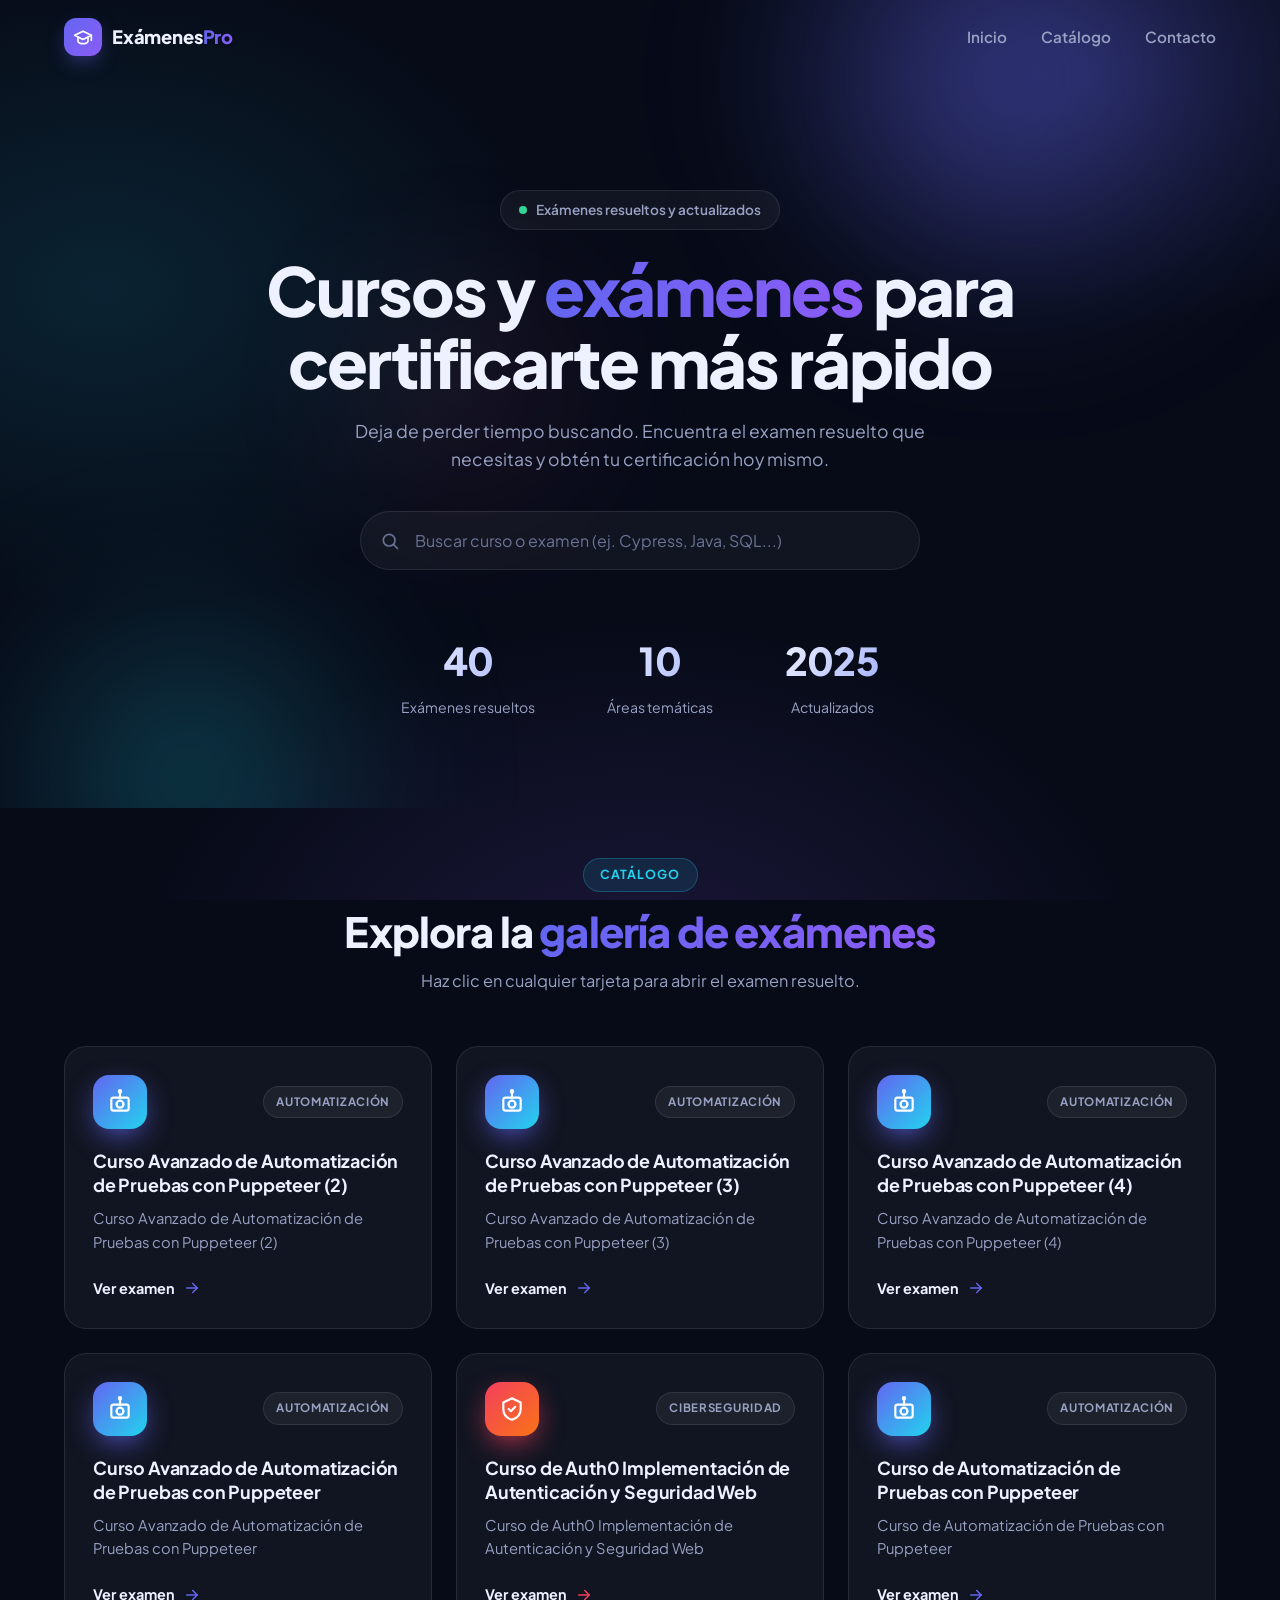
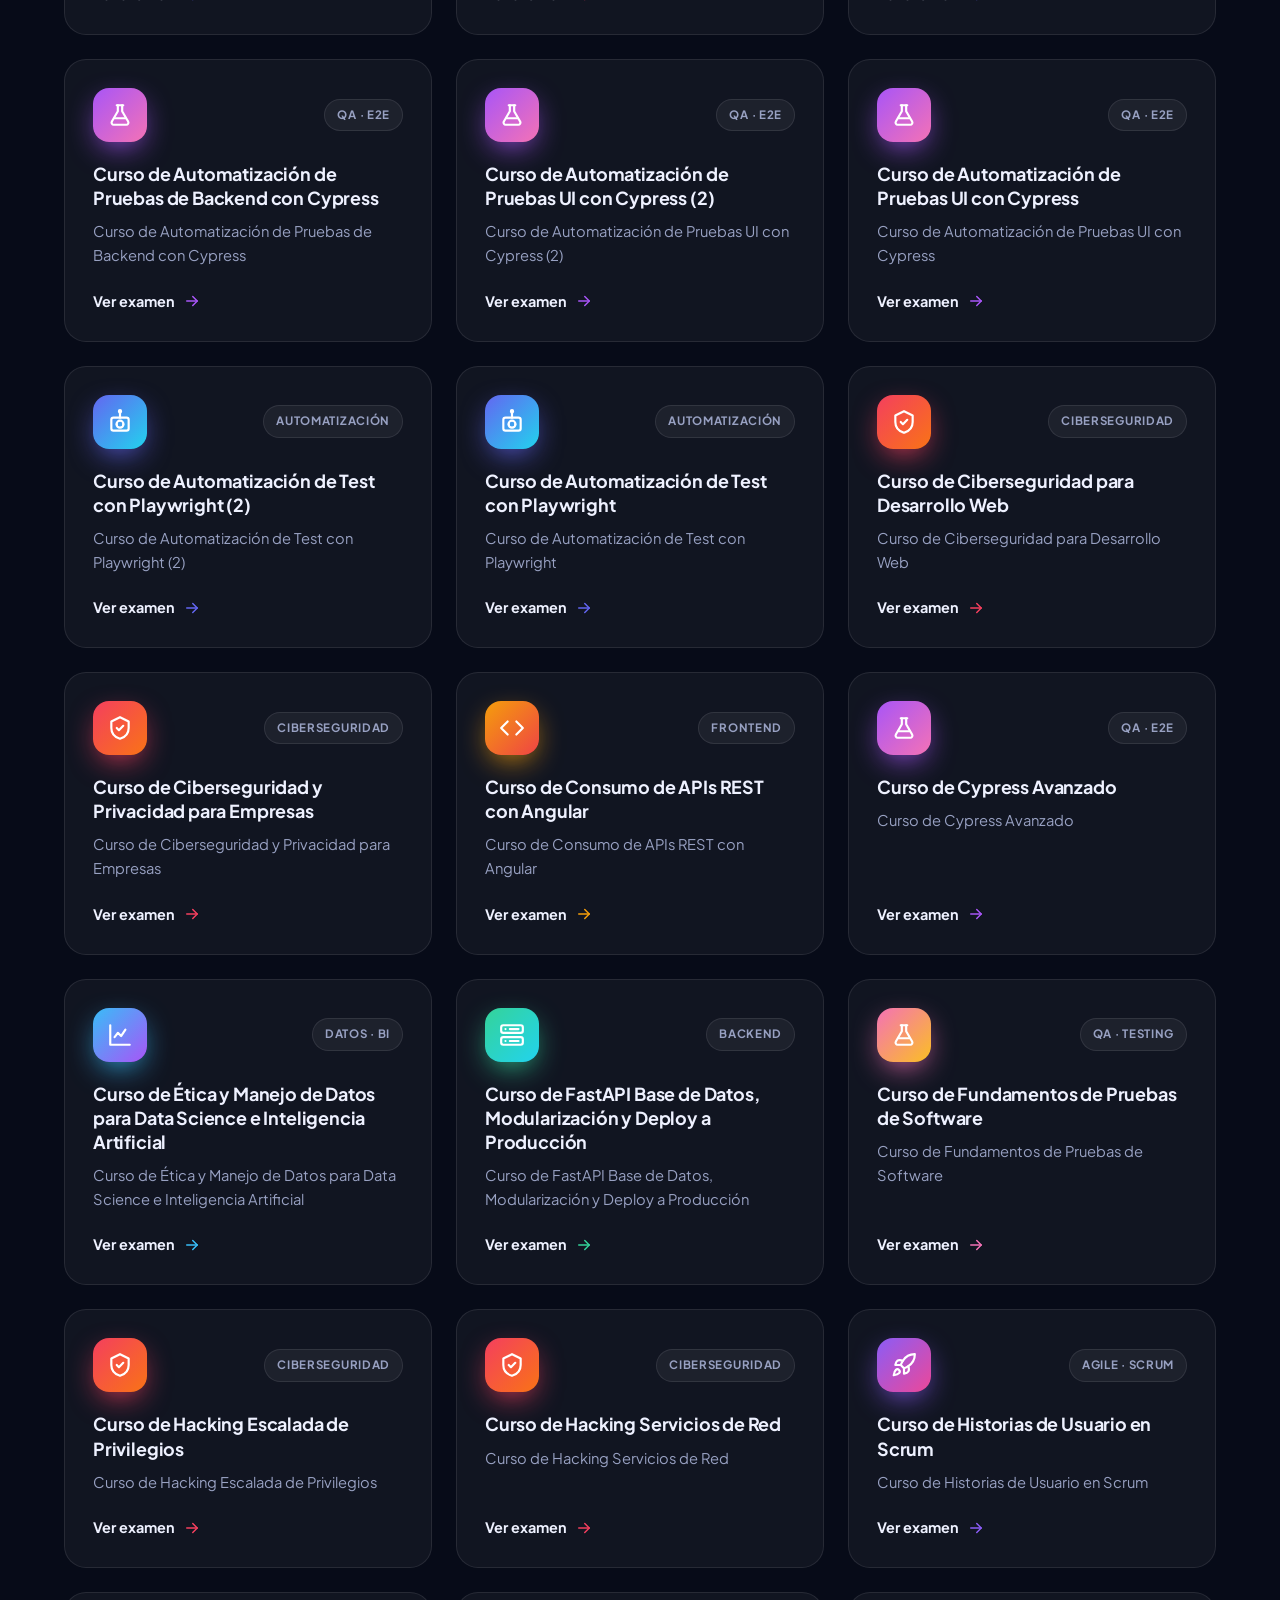
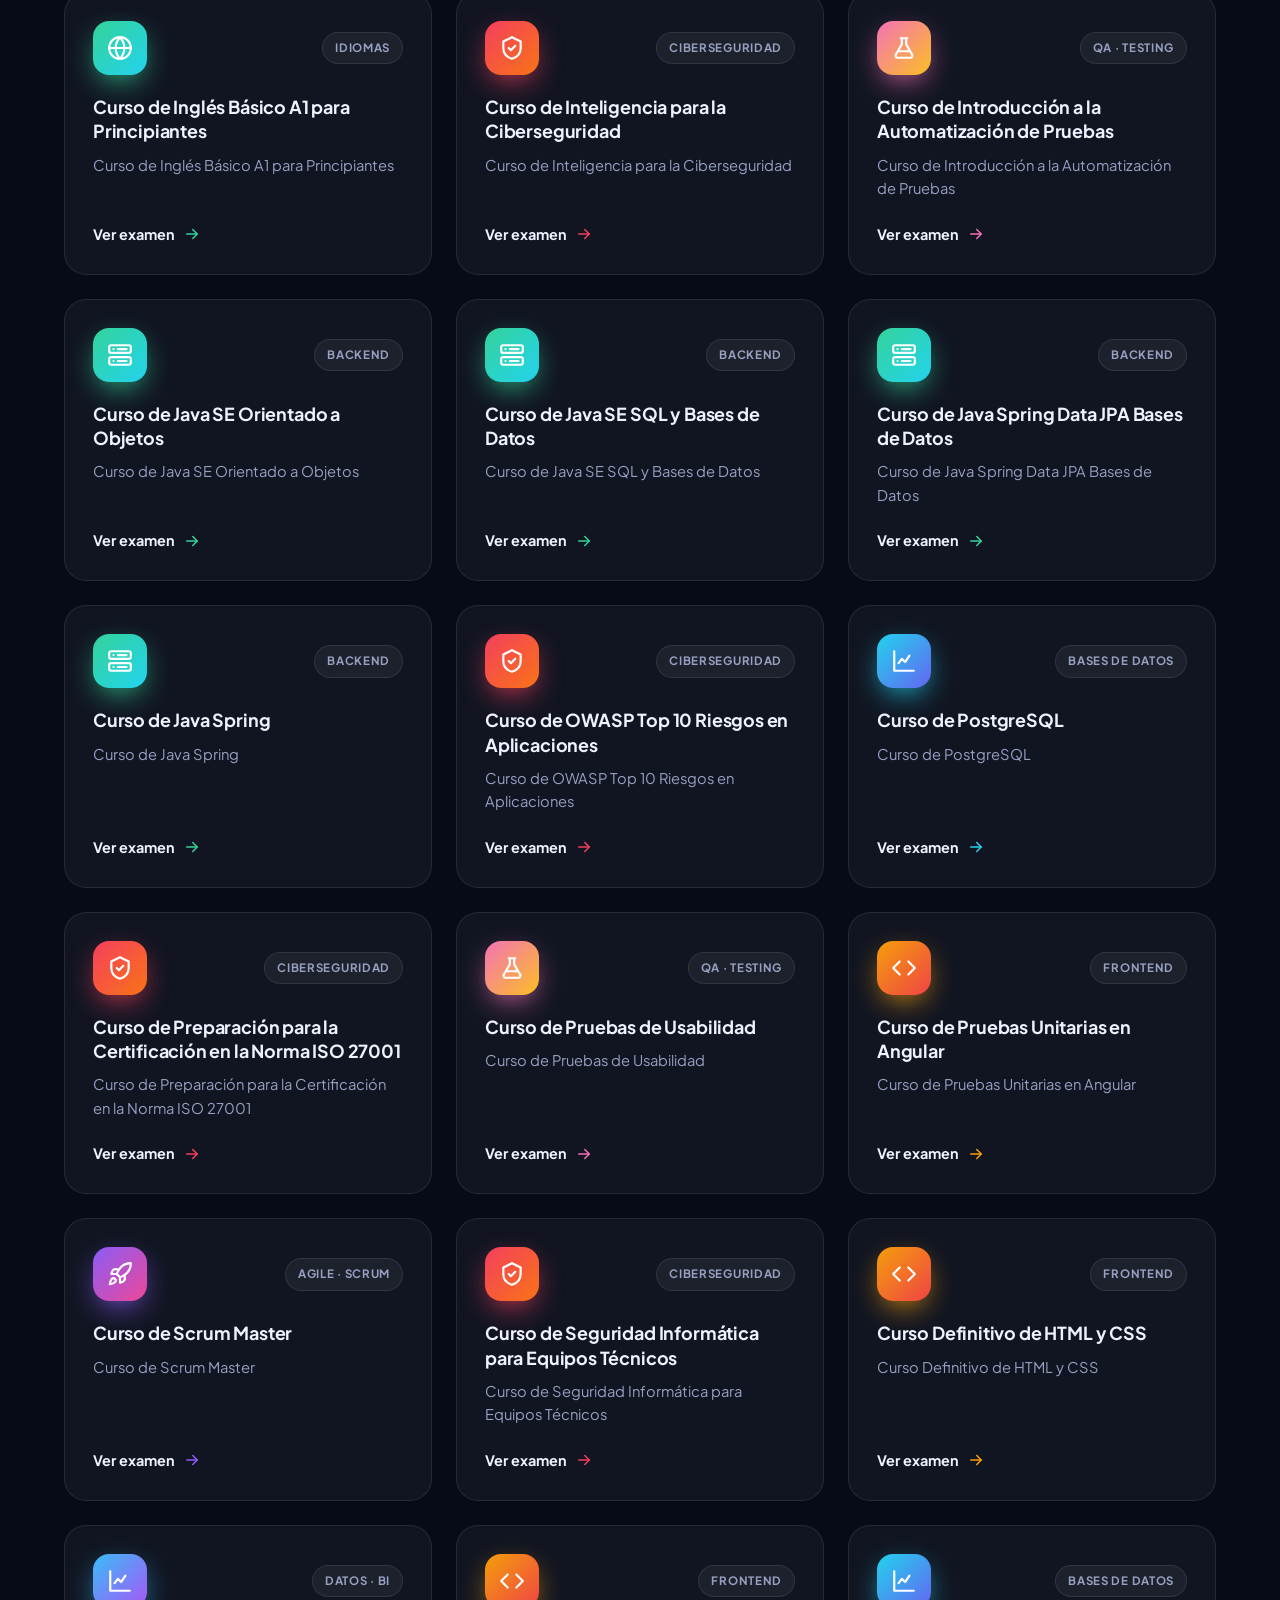
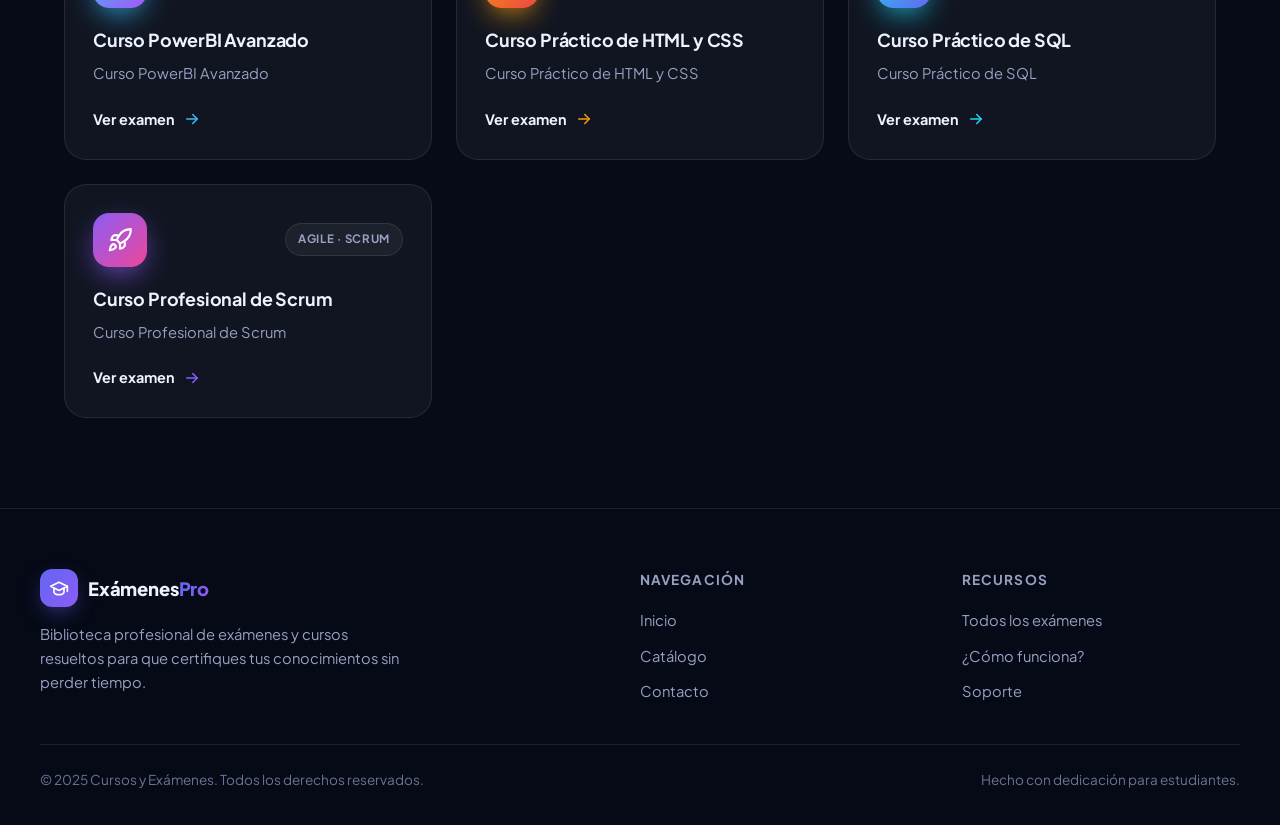
<file: index.html>
<!DOCTYPE html>
<html lang="es">
<head>
    <meta charset="UTF-8">
    <meta name="viewport" content="width=device-width, initial-scale=1.0">
    <title>Cursos y Exámenes — Certifícate más rápido</title>
    <meta name="description" content="Galería profesional de exámenes y cursos resueltos. Encuentra el examen que necesitas y certifícate más rápido con contenido actualizado.">
    <meta name="theme-color" content="#070b18">
    <link rel="preconnect" href="https://fonts.googleapis.com">
    <link rel="preconnect" href="https://fonts.gstatic.com" crossorigin>
    <link href="https://fonts.googleapis.com/css2?family=Plus+Jakarta+Sans:wght@400;500;600;700;800&display=swap" rel="stylesheet">
    <link rel="stylesheet" href="styles.css">
</head>
<body>

    <nav class="navbar" id="navbar">
        <div class="nav-inner">
            <a href="#inicio" class="logo">
                <span class="logo-mark" aria-hidden="true">
                    <svg viewBox="0 0 24 24" fill="none" stroke="currentColor" stroke-width="2" stroke-linecap="round" stroke-linejoin="round"><path d="M22 10L12 5 2 10l10 5 10-5z"/><path d="M6 12.5V17c0 1.5 2.7 3 6 3s6-1.5 6-3v-4.5"/><path d="M22 10v6"/></svg>
                </span>
                <span>Exámenes<span class="gradient-text">Pro</span></span>
            </a>
            <ul class="nav-links" id="navLinks">
                <li><a href="#inicio">Inicio</a></li>
                <li><a href="#cursos">Catálogo</a></li>
                <li><a href="#contacto">Contacto</a></li>
            </ul>
            <button class="hamburger" id="hamburger" aria-label="Abrir menú" aria-expanded="false">
                <span></span>
                <span></span>
                <span></span>
            </button>
        </div>
    </nav>

    <header class="hero" id="inicio">
        <span class="orb orb-1" aria-hidden="true"></span>
        <span class="orb orb-2" aria-hidden="true"></span>
        <span class="orb orb-3" aria-hidden="true"></span>
        <div class="hero-inner">
            <span class="badge">Exámenes resueltos y actualizados</span>
            <h1>Cursos y <span class="gradient-text">exámenes</span> para certificarte más rápido</h1>
            <p class="lead">Deja de perder tiempo buscando. Encuentra el examen resuelto que necesitas y obtén tu certificación hoy mismo.</p>
            <div class="search-box">
                <svg viewBox="0 0 24 24" fill="none" stroke="currentColor" stroke-width="2" stroke-linecap="round" stroke-linejoin="round" aria-hidden="true"><circle cx="11" cy="11" r="7"/><path d="M21 21l-4.35-4.35"/></svg>
                <input type="text" id="search" placeholder="Buscar curso o examen (ej. Cypress, Java, SQL...)" autocomplete="off" onkeyup="filterCourses()">
            </div>
            <div class="stats">
                <div class="stat"><strong id="statTotal">—</strong><span>Exámenes resueltos</span></div>
                <div class="stat"><strong id="statAreas">—</strong><span>Áreas temáticas</span></div>
                <div class="stat"><strong>2025</strong><span>Actualizados</span></div>
            </div>
        </div>
    </header>

    <main>
        <section class="section" id="cursos">
            <div class="section-head reveal">
                <span class="section-tag">Catálogo</span>
                <h2>Explora la <span class="gradient-text">galería de exámenes</span></h2>
                <p>Haz clic en cualquier tarjeta para abrir el examen resuelto.</p>
            </div>
            <div class="courses-grid" id="cursos-grid"></div>
            <p class="empty" id="empty" hidden>No se encontraron resultados para tu búsqueda.</p>
        </section>
    </main>

    <footer id="contacto">
        <div class="footer-grid">
            <div class="footer-brand">
                <a href="#inicio" class="logo">
                    <span class="logo-mark" aria-hidden="true">
                        <svg viewBox="0 0 24 24" fill="none" stroke="currentColor" stroke-width="2" stroke-linecap="round" stroke-linejoin="round"><path d="M22 10L12 5 2 10l10 5 10-5z"/><path d="M6 12.5V17c0 1.5 2.7 3 6 3s6-1.5 6-3v-4.5"/><path d="M22 10v6"/></svg>
                    </span>
                    <span>Exámenes<span class="gradient-text">Pro</span></span>
                </a>
                <p>Biblioteca profesional de exámenes y cursos resueltos para que certifiques tus conocimientos sin perder tiempo.</p>
            </div>
            <div class="footer-col">
                <h4>Navegación</h4>
                <ul>
                    <li><a href="#inicio">Inicio</a></li>
                    <li><a href="#cursos">Catálogo</a></li>
                    <li><a href="#contacto">Contacto</a></li>
                </ul>
            </div>
            <div class="footer-col">
                <h4>Recursos</h4>
                <ul>
                    <li><a href="#cursos">Todos los exámenes</a></li>
                    <li><a href="#cursos">¿Cómo funciona?</a></li>
                    <li><a href="#contacto">Soporte</a></li>
                </ul>
            </div>
        </div>
        <div class="footer-bottom">
            <span>&copy; 2025 Cursos y Exámenes. Todos los derechos reservados.</span>
            <span>Hecho con dedicación para estudiantes.</span>
        </div>
    </footer>

    <button class="to-top" id="toTop" aria-label="Volver arriba">
        <svg viewBox="0 0 24 24" fill="none" stroke="currentColor" stroke-width="2.4" stroke-linecap="round" stroke-linejoin="round"><path d="M12 19V5"/><path d="M5 12l7-7 7 7"/></svg>
    </button>

    <script>
        const searchInput = document.getElementById('search');
        const grid = document.getElementById('cursos-grid');

        const ICONS = {
            cap: '<svg viewBox="0 0 24 24" fill="none" stroke="currentColor" stroke-width="2" stroke-linecap="round" stroke-linejoin="round"><path d="M22 10L12 5 2 10l10 5 10-5z"/><path d="M6 12.5V17c0 1.5 2.7 3 6 3s6-1.5 6-3v-4.5"/><path d="M22 10v6"/></svg>',
            robot: '<svg viewBox="0 0 24 24" fill="none" stroke="currentColor" stroke-width="2" stroke-linecap="round" stroke-linejoin="round"><rect x="4" y="8" width="16" height="12" rx="2"/><path d="M12 8V4"/><circle cx="12" cy="2" r="1"/><path d="M9 14h.01"/><path d="M15 14h.01"/><circle cx="12" cy="14" r="3.2"/></svg>',
            beaker: '<svg viewBox="0 0 24 24" fill="none" stroke="currentColor" stroke-width="2" stroke-linecap="round" stroke-linejoin="round"><path d="M9 3h6"/><path d="M10 3v5.5L4.5 18a2 2 0 0 0 1.8 3h11.4a2 2 0 0 0 1.8-3L14 8.5V3"/><path d="M7 15h10"/></svg>',
            shield: '<svg viewBox="0 0 24 24" fill="none" stroke="currentColor" stroke-width="2" stroke-linecap="round" stroke-linejoin="round"><path d="M12 2l8 4v6c0 5.2-3.4 8.6-8 10-4.6-1.4-8-4.8-8-10V6l8-4z"/><path d="M9 12l2 2 4-4"/></svg>',
            server: '<svg viewBox="0 0 24 24" fill="none" stroke="currentColor" stroke-width="2" stroke-linecap="round" stroke-linejoin="round"><rect x="2" y="3" width="20" height="7" rx="2"/><rect x="2" y="14" width="20" height="7" rx="2"/><path d="M6 6.5h.01"/><path d="M6 17.5h.01"/><path d="M10 6.5h8"/><path d="M10 17.5h8"/></svg>',
            code: '<svg viewBox="0 0 24 24" fill="none" stroke="currentColor" stroke-width="2" stroke-linecap="round" stroke-linejoin="round"><path d="M16 18l6-6-6-6"/><path d="M8 6l-6 6 6 6"/></svg>',
            chart: '<svg viewBox="0 0 24 24" fill="none" stroke="currentColor" stroke-width="2" stroke-linecap="round" stroke-linejoin="round"><path d="M3 3v18h18"/><path d="M7 14l3-4 3 3 4-6"/></svg>',
            rocket: '<svg viewBox="0 0 24 24" fill="none" stroke="currentColor" stroke-width="2" stroke-linecap="round" stroke-linejoin="round"><path d="M4.5 16.5c-1.5 1.26-2 5-2 5s3.74-.5 5-2c.71-.84.7-2.13-.09-2.91a2.18 2.18 0 0 0-2.91-.09z"/><path d="M12 15l-3-3a22 22 0 0 1 2-3.95A12.88 12.88 0 0 1 22 2c0 2.72-.78 7.5-6 11a22.35 22.35 0 0 1-4 2z"/><path d="M9 12H4s.55-3.03 2-4c1.62-1.08 5 0 5 0"/><path d="M12 15v5s3.03-.55 4-2c1.08-1.62 0-5 0-5"/></svg>',
            globe: '<svg viewBox="0 0 24 24" fill="none" stroke="currentColor" stroke-width="2" stroke-linecap="round" stroke-linejoin="round"><circle cx="12" cy="12" r="10"/><path d="M2 12h20"/><path d="M12 2a15.3 15.3 0 0 1 4 10 15.3 15.3 0 0 1-4 10 15.3 15.3 0 0 1-4-10 15.3 15.3 0 0 1 4-10z"/></svg>'
        };

        const ARROW = '<svg viewBox="0 0 24 24" fill="none" stroke="currentColor" stroke-width="2" stroke-linecap="round" stroke-linejoin="round"><path d="M5 12h14"/><path d="M13 6l6 6-6 6"/></svg>';

        const CATEGORIES = [
            { tag: 'Automatización', icon: 'robot', c1: '#6366f1', c2: '#22d3ee', keys: ['puppeteer', 'playwright'] },
            { tag: 'QA · E2E', icon: 'beaker', c1: '#a855f7', c2: '#f472b6', keys: ['cypress'] },
            { tag: 'Frontend', icon: 'code', c1: '#f59e0b', c2: '#ef4444', keys: ['angular', 'html', 'css'] },
            { tag: 'Backend', icon: 'server', c1: '#34d399', c2: '#22d3ee', keys: ['java', 'spring', 'fastapi', 'apis'] },
            { tag: 'Bases de Datos', icon: 'chart', c1: '#22d3ee', c2: '#6366f1', keys: ['sql', 'postgresql'] },
            { tag: 'Datos · BI', icon: 'chart', c1: '#38bdf8', c2: '#a855f7', keys: ['powerbi', 'ética', 'data science', 'inteligencia artificial'] },
            { tag: 'Ciberseguridad', icon: 'shield', c1: '#f43f5e', c2: '#f97316', keys: ['hacking', 'ciberseguridad', 'seguridad', 'owasp', 'auth0', 'iso 27001', 'inteligencia para la ciberseguridad'] },
            { tag: 'Agile · Scrum', icon: 'rocket', c1: '#8b5cf6', c2: '#ec4899', keys: ['scrum'] },
            { tag: 'Idiomas', icon: 'globe', c1: '#34d399', c2: '#22d3ee', keys: ['inglés', 'ingles'] },
            { tag: 'QA · Testing', icon: 'beaker', c1: '#f472b6', c2: '#fbbf24', keys: ['pruebas', 'test'] },
            { tag: 'Automatización', icon: 'robot', c1: '#6366f1', c2: '#22d3ee', keys: ['automatizaci'] }
        ];

        const DEFAULT_CAT = { tag: 'Curso', icon: 'cap', c1: '#6366f1', c2: '#a855f7', keys: [] };

        function categorize(title) {
            const t = title.toLowerCase();
            for (const cat of CATEGORIES) {
                if (cat.keys.some(k => t.includes(k))) return cat;
            }
            return DEFAULT_CAT;
        }

        function goToExam(url) {
            window.location.href = url;
        }

        function buildCard(curso, index) {
            const cat = categorize(curso.titulo);
            const card = document.createElement('article');
            card.className = 'course-card reveal';
            card.dataset.search = `${curso.titulo} ${curso.descripcion} ${cat.tag}`.toLowerCase();
            card.style.setProperty('--c1', cat.c1);
            card.style.setProperty('--c2', cat.c2);
            card.style.setProperty('--d', `${Math.min(index % 12, 6) * 60}ms`);
            card.setAttribute('role', 'button');
            card.setAttribute('tabindex', '0');
            card.setAttribute('aria-label', `Abrir ${curso.titulo}`);
            card.innerHTML = `
                <span class="card-top">
                    <span class="card-icon">${ICONS[cat.icon]}</span>
                    <span class="card-tag">${cat.tag}</span>
                </span>
                <h3>${curso.titulo}</h3>
                <p>${curso.descripcion}</p>
                <span class="card-footer">
                    <span class="card-cta">Ver examen ${ARROW}</span>
                </span>`;
            const open = () => goToExam(curso.url);
            card.addEventListener('click', open);
            card.addEventListener('keydown', e => {
                if (e.key === 'Enter' || e.key === ' ') {
                    e.preventDefault();
                    open();
                }
            });
            return card;
        }

        const revealObserver = new IntersectionObserver(entries => {
            entries.forEach(entry => {
                if (entry.isIntersecting) {
                    entry.target.classList.add('visible');
                    revealObserver.unobserve(entry.target);
                }
            });
        }, { threshold: 0.12, rootMargin: '0px 0px -40px 0px' });

        function watchReveals(root) {
            (root || document).querySelectorAll('.reveal:not(.visible)').forEach(el => revealObserver.observe(el));
        }

        function filterCourses() {
            const q = searchInput.value.trim().toLowerCase();
            let visible = 0;
            grid.querySelectorAll('.course-card').forEach(card => {
                if (card._timer) {
                    clearTimeout(card._timer);
                    card._timer = null;
                }
                const match = !q || card.dataset.search.includes(q);
                const hidden = card.classList.contains('is-hidden');
                if (!match && !hidden) {
                    card.classList.add('is-hiding');
                    card._timer = setTimeout(() => card.classList.add('is-hidden'), 280);
                } else if (match) {
                    if (hidden) {
                        card.classList.remove('is-hidden');
                        requestAnimationFrame(() => requestAnimationFrame(() => card.classList.remove('is-hiding')));
                    } else if (card.classList.contains('is-hiding')) {
                        card.classList.remove('is-hiding');
                    }
                    visible++;
                }
            });
            document.getElementById('empty').hidden = visible !== 0;
        }

        const FALLBACK_CURSOS = [
    {
      "titulo": "Curso Avanzado de Automatización de Pruebas con Puppeteer (2)",
      "descripcion": "Curso Avanzado de Automatización de Pruebas con Puppeteer (2)",
      "url": "https://ouo.io/Z4FkFM"
    },
	{
      "titulo": "Curso Avanzado de Automatización de Pruebas con Puppeteer (3)",
      "descripcion": "Curso Avanzado de Automatización de Pruebas con Puppeteer (3)",
      "url": "https://ouo.io/K9pSDr"
    },
	{
      "titulo": "Curso Avanzado de Automatización de Pruebas con Puppeteer (4)",
      "descripcion": "Curso Avanzado de Automatización de Pruebas con Puppeteer (4)",
      "url": "https://ouo.io/Zzcph7c"
    },
	{
      "titulo": "Curso Avanzado de Automatización de Pruebas con Puppeteer",
      "descripcion": "Curso Avanzado de Automatización de Pruebas con Puppeteer",
      "url": "https://ouo.io/Yt8Bj1"
    },
	{
      "titulo": "Curso de Auth0 Implementación de Autenticación y Seguridad Web",
      "descripcion": "Curso de Auth0 Implementación de Autenticación y Seguridad Web",
      "url": "https://ouo.io/fgolNL"
    },
	{
      "titulo": "Curso de Automatización de Pruebas con Puppeteer",
      "descripcion": "Curso de Automatización de Pruebas con Puppeteer",
      "url": "https://ouo.io/Pn9lIaf"
    },
	{
      "titulo": "Curso de Automatización de Pruebas de Backend con Cypress",
      "descripcion": "Curso de Automatización de Pruebas de Backend con Cypress",
      "url": "https://ouo.io/UuMYBI2"
    },
	{
      "titulo": "Curso de Automatización de Pruebas UI con Cypress (2)",
      "descripcion": "Curso de Automatización de Pruebas UI con Cypress (2)",
      "url": "https://ouo.io/CzsVf9"
    },
	{
      "titulo": "Curso de Automatización de Pruebas UI con Cypress",
      "descripcion": "Curso de Automatización de Pruebas UI con Cypress",
      "url": "https://ouo.io/gALT10"
    },
	{
      "titulo": "Curso de Automatización de Test con Playwright (2)",
      "descripcion": "Curso de Automatización de Test con Playwright (2)",
      "url": "https://ouo.io/md8eNu"
    },
	{
      "titulo": "Curso de Automatización de Test con Playwright",
      "descripcion": "Curso de Automatización de Test con Playwright",
      "url": "https://ouo.io/ifkIjD"
    },
	{
      "titulo": "Curso de Ciberseguridad para Desarrollo Web",
      "descripcion": "Curso de Ciberseguridad para Desarrollo Web",
      "url": "https://ouo.io/2APLPR"
    },
	{
      "titulo": "Curso de Ciberseguridad y Privacidad para Empresas",
      "descripcion": "Curso de Ciberseguridad y Privacidad para Empresas",
      "url": "https://ouo.io/f1512Q"
    },
	{
      "titulo": "Curso de Consumo de APIs REST con Angular",
      "descripcion": "Curso de Consumo de APIs REST con Angular",
      "url": "https://ouo.io/5jjpcy"
    },
	{
      "titulo": "Curso de Cypress Avanzado",
      "descripcion": "Curso de Cypress Avanzado",
      "url": "https://ouo.io/lwZo3P"
    },
	{
      "titulo": "Curso de Ética y Manejo de Datos para Data Science e Inteligencia Artificial",
      "descripcion": "Curso de Ética y Manejo de Datos para Data Science e Inteligencia Artificial",
      "url": "https://ouo.io/4HE7nu"
    },
	{
      "titulo": "Curso de FastAPI Base de Datos, Modularización y Deploy a Producción",
      "descripcion": "Curso de FastAPI Base de Datos, Modularización y Deploy a Producción",
      "url": "https://ouo.io/bMqzMdh"
    },
	{
      "titulo": "Curso de Fundamentos de Pruebas de Software",
      "descripcion": "Curso de Fundamentos de Pruebas de Software",
      "url": "https://ouo.io/6xFngE"
    },
	{
      "titulo": "Curso de Hacking Escalada de Privilegios",
      "descripcion": "Curso de Hacking Escalada de Privilegios",
      "url": "https://ouo.io/6e34uJ8"
    },
	{
      "titulo": "Curso de Hacking Servicios de Red",
      "descripcion": "Curso de Hacking Servicios de Red",
      "url": "https://ouo.io/WxtotS"
    },
	{
      "titulo": "Curso de Historias de Usuario en Scrum",
      "descripcion": "Curso de Historias de Usuario en Scrum",
      "url": "https://ouo.io/7j5MqHr"
    },
	{
      "titulo": "Curso de Inglés Básico A1 para Principiantes",
      "descripcion": "Curso de Inglés Básico A1 para Principiantes",
      "url": "https://ouo.io/249oJD"
    },
	{
      "titulo": "Curso de Inteligencia para la Ciberseguridad",
      "descripcion": "Curso de Inteligencia para la Ciberseguridad",
      "url": "https://ouo.io/2i2sHW2"
    },
	{
      "titulo": "Curso de Introducción a la Automatización de Pruebas",
      "descripcion": "Curso de Introducción a la Automatización de Pruebas",
      "url": "https://ouo.io/d9YCytP"
    },
	{
      "titulo": "Curso de Java SE Orientado a Objetos",
      "descripcion": "Curso de Java SE Orientado a Objetos",
      "url": "https://ouo.io/LId93rz"
    },
	{
      "titulo": "Curso de Java SE SQL y Bases de Datos",
      "descripcion": "Curso de Java SE SQL y Bases de Datos",
      "url": "https://ouo.io/u5ER7T"
    },
	{
      "titulo": "Curso de Java Spring Data JPA Bases de Datos",
      "descripcion": "Curso de Java Spring Data JPA Bases de Datos",
      "url": "https://ouo.io/S3hzJP"
    },
	{
      "titulo": "Curso de Java Spring",
      "descripcion": "Curso de Java Spring",
      "url": "https://ouo.io/924Vua"
    },
	{
      "titulo": "Curso de OWASP Top 10 Riesgos en Aplicaciones",
      "descripcion": "Curso de OWASP Top 10 Riesgos en Aplicaciones",
      "url": "https://ouo.io/X8V6xF"
    },
	{
      "titulo": "Curso de PostgreSQL",
      "descripcion": "Curso de PostgreSQL",
      "url": "https://ouo.io/uvmpPq"
    },
	{
      "titulo": "Curso de Preparación para la Certificación en la Norma ISO 27001",
      "descripcion": "Curso de Preparación para la Certificación en la Norma ISO 27001",
      "url": "https://ouo.io/dj3Vzy"
    },
	{
      "titulo": "Curso de Pruebas de Usabilidad",
      "descripcion": "Curso de Pruebas de Usabilidad",
      "url": "https://ouo.io/j21vpq2"
    },
	{
      "titulo": "Curso de Pruebas Unitarias en Angular",
      "descripcion": "Curso de Pruebas Unitarias en Angular",
      "url": "https://ouo.io/cLVOLy"
    },
	{
      "titulo": "Curso de Scrum Master",
      "descripcion": "Curso de Scrum Master",
      "url": "https://ouo.io/LGIEXPu"
    },
	{
      "titulo": "Curso de Seguridad Informática para Equipos Técnicos",
      "descripcion": "Curso de Seguridad Informática para Equipos Técnicos",
      "url": "https://ouo.io/xS18wL"
    },
	{
      "titulo": "Curso Definitivo de HTML y CSS",
      "descripcion": "Curso Definitivo de HTML y CSS",
      "url": "https://ouo.io/3yzv2d"
    },
	{
      "titulo": "Curso PowerBI Avanzado",
      "descripcion": "Curso PowerBI Avanzado",
      "url": "https://ouo.io/85uCCq"
    },
	{
      "titulo": "Curso Práctico de HTML y CSS",
      "descripcion": "Curso Práctico de HTML y CSS",
      "url": "https://ouo.io/dj34UE"
    },
	{
      "titulo": "Curso Práctico de SQL",
      "descripcion": "Curso Práctico de SQL",
      "url": "https://ouo.io/LJ9cED"
    },
    {
      "titulo": "Curso Profesional de Scrum",
      "descripcion": "Curso Profesional de Scrum",
      "url": "https://ouo.io/yBXufZg"
    }
];

        async function cargarCursos() {
            let cursos;
            try {
                const response = await fetch('./cursos.json');
                if (!response.ok) throw new Error('HTTP ' + response.status);
                cursos = await response.json();
            } catch (error) {
                console.warn('Usando datos locales (no se pudo leer cursos.json):', error);
                cursos = FALLBACK_CURSOS;
            }
            cursos.forEach((curso, i) => grid.appendChild(buildCard(curso, i)));
            document.getElementById('statTotal').textContent = cursos.length;
            document.getElementById('statAreas').textContent = new Set(cursos.map(c => categorize(c.titulo).tag)).size;
            watchReveals(grid);
        }

        grid.addEventListener('mousemove', e => {
            const card = e.target.closest('.course-card');
            if (!card) return;
            const r = card.getBoundingClientRect();
            card.style.setProperty('--mx', `${e.clientX - r.left}px`);
            card.style.setProperty('--my', `${e.clientY - r.top}px`);
        });

        const navbar = document.getElementById('navbar');
        const toTop = document.getElementById('toTop');
        window.addEventListener('scroll', () => {
            navbar.classList.toggle('scrolled', window.scrollY > 30);
            toTop.classList.toggle('show', window.scrollY > 500);
        }, { passive: true });

        toTop.addEventListener('click', () => window.scrollTo({ top: 0, behavior: 'smooth' }));

        const hamburger = document.getElementById('hamburger');
        const navLinks = document.getElementById('navLinks');
        hamburger.addEventListener('click', () => {
            const open = navLinks.classList.toggle('open');
            hamburger.setAttribute('aria-expanded', open);
        });
        navLinks.querySelectorAll('a').forEach(a => a.addEventListener('click', () => {
            navLinks.classList.remove('open');
            hamburger.setAttribute('aria-expanded', 'false');
        }));

        document.addEventListener('DOMContentLoaded', () => {
            cargarCursos();
            watchReveals();
        });
    </script>
</body>
</html>
</file>
<file: styles.css>
/* ============================================================
   Exámenes Pro — Estilo profesional tipo galería
   ============================================================ */
* {
    margin: 0;
    padding: 0;
    box-sizing: border-box;
}

:root {
    --bg: #070b18;
    --text: #eef1ff;
    --text-dim: #98a1c2;
    --text-faint: #6b7394;
    --surface: rgba(255, 255, 255, 0.045);
    --surface-hover: rgba(255, 255, 255, 0.08);
    --border: rgba(255, 255, 255, 0.09);
    --indigo: #6366f1;
    --violet: #8b5cf6;
    --cyan: #22d3ee;
    --pink: #f472b6;
    --amber: #fbbf24;
    --green: #34d399;
    --red: #f43f5e;
    --radius: 22px;
    --shadow: 0 24px 70px -12px rgba(0, 0, 0, 0.65);
    --font: 'Plus Jakarta Sans', 'Segoe UI', system-ui, -apple-system, sans-serif;
}

html {
    scroll-behavior: smooth;
}

body {
    font-family: var(--font);
    background: var(--bg);
    color: var(--text);
    line-height: 1.6;
    overflow-x: hidden;
    min-height: 100vh;
    -webkit-font-smoothing: antialiased;
}

body::before {
    content: '';
    position: fixed;
    inset: 0;
    z-index: -2;
    pointer-events: none;
    background:
        radial-gradient(620px 420px at 85% 8%, rgba(99, 102, 241, 0.20), transparent 62%),
        radial-gradient(720px 520px at 8% 32%, rgba(34, 211, 238, 0.12), transparent 62%),
        radial-gradient(820px 620px at 50% 112%, rgba(139, 92, 246, 0.16), transparent 62%),
        var(--bg);
}

::selection {
    background: rgba(99, 102, 241, 0.45);
    color: #fff;
}

img,
svg {
    display: block;
}

[hidden] {
    display: none !important;
}

a {
    color: inherit;
}

.gradient-text {
    background: linear-gradient(90deg, var(--indigo), var(--violet), var(--cyan));
    background-size: 200% auto;
    -webkit-background-clip: text;
    background-clip: text;
    -webkit-text-fill-color: transparent;
    color: transparent;
    animation: shine 7s linear infinite;
}

/* ---------- Animaciones base ---------- */
@keyframes fadeUp {
    from {
        opacity: 0;
        transform: translateY(30px);
    }
    to {
        opacity: 1;
        transform: none;
    }
}

@keyframes shine {
    to {
        background-position: 200% center;
    }
}

@keyframes float {
    0%,
    100% {
        transform: translate(0, 0) scale(1);
    }
    50% {
        transform: translate(34px, -28px) scale(1.07);
    }
}

@keyframes pulse {
    0% {
        box-shadow: 0 0 0 0 rgba(52, 211, 153, 0.55);
    }
    70% {
        box-shadow: 0 0 0 10px rgba(52, 211, 153, 0);
    }
    100% {
        box-shadow: 0 0 0 0 rgba(52, 211, 153, 0);
    }
}

/* ---------- Barra de navegación ---------- */
.navbar {
    position: fixed;
    top: 0;
    left: 0;
    right: 0;
    z-index: 1000;
    padding: 18px 0;
    border-bottom: 1px solid transparent;
    transition: padding 0.4s ease, background 0.4s ease, backdrop-filter 0.4s ease, border-color 0.4s ease;
}

.navbar.scrolled {
    padding: 12px 0;
    background: rgba(7, 11, 24, 0.78);
    backdrop-filter: blur(16px);
    -webkit-backdrop-filter: blur(16px);
    border-bottom-color: var(--border);
}

.nav-inner {
    max-width: 1200px;
    margin: 0 auto;
    padding: 0 24px;
    display: flex;
    align-items: center;
    justify-content: space-between;
    gap: 20px;
}

.logo {
    display: inline-flex;
    align-items: center;
    gap: 10px;
    text-decoration: none;
    color: var(--text);
    font-weight: 800;
    font-size: 1.15rem;
    letter-spacing: -0.01em;
}

.logo-mark {
    width: 38px;
    height: 38px;
    border-radius: 12px;
    display: grid;
    place-items: center;
    color: #fff;
    background: linear-gradient(135deg, var(--indigo), var(--violet));
    box-shadow: 0 8px 22px -8px rgba(99, 102, 241, 0.8);
    transition: transform 0.4s cubic-bezier(0.2, 0.8, 0.2, 1);
}

.logo:hover .logo-mark {
    transform: rotate(-8deg) scale(1.06);
}

.logo-mark svg {
    width: 20px;
    height: 20px;
}

.nav-links {
    list-style: none;
    display: flex;
    gap: 34px;
}

.nav-links a {
    position: relative;
    color: var(--text-dim);
    text-decoration: none;
    font-weight: 600;
    font-size: 0.95rem;
    transition: color 0.3s ease;
}

.nav-links a::after {
    content: '';
    position: absolute;
    left: 0;
    bottom: -6px;
    height: 2px;
    width: 0;
    border-radius: 2px;
    background: linear-gradient(90deg, var(--indigo), var(--cyan));
    transition: width 0.35s cubic-bezier(0.2, 0.8, 0.2, 1);
}

.nav-links a:hover {
    color: var(--text);
}

.nav-links a:hover::after {
    width: 100%;
}

.hamburger {
    display: none;
    background: none;
    border: none;
    cursor: pointer;
    flex-direction: column;
    gap: 5px;
    padding: 6px;
}

.hamburger span {
    width: 24px;
    height: 2px;
    background: var(--text);
    border-radius: 2px;
    transition: transform 0.3s ease, opacity 0.3s ease;
}

/* ---------- Hero ---------- */
.hero {
    position: relative;
    padding: 190px 24px 90px;
    text-align: center;
    overflow: hidden;
}

.hero-inner {
    position: relative;
    max-width: 860px;
    margin: 0 auto;
}

.orb {
    position: absolute;
    border-radius: 50%;
    filter: blur(90px);
    z-index: -1;
    animation: float 13s ease-in-out infinite;
}

.orb-1 {
    width: 440px;
    height: 440px;
    top: -140px;
    right: 4%;
    background: radial-gradient(circle, rgba(99, 102, 241, 0.55), transparent 70%);
}

.orb-2 {
    width: 380px;
    height: 380px;
    bottom: -160px;
    left: 0;
    background: radial-gradient(circle, rgba(34, 211, 238, 0.4), transparent 70%);
    animation-delay: -4s;
}

.orb-3 {
    width: 260px;
    height: 260px;
    top: 32%;
    left: 26%;
    opacity: 0.45;
    background: radial-gradient(circle, rgba(244, 114, 182, 0.45), transparent 70%);
    animation-delay: -8s;
}

.badge {
    display: inline-flex;
    align-items: center;
    gap: 9px;
    padding: 8px 18px;
    border-radius: 999px;
    background: var(--surface);
    border: 1px solid var(--border);
    color: var(--text-dim);
    font-size: 0.85rem;
    font-weight: 600;
    animation: fadeUp 0.8s ease both;
}

.badge::before {
    content: '';
    width: 8px;
    height: 8px;
    border-radius: 50%;
    background: var(--green);
    animation: pulse 2.2s infinite;
}

.hero h1 {
    font-size: clamp(2.4rem, 6vw, 4.2rem);
    font-weight: 800;
    letter-spacing: -0.03em;
    line-height: 1.08;
    margin: 24px 0 18px;
    animation: fadeUp 0.8s 0.12s ease both;
}

.hero .lead {
    max-width: 640px;
    margin: 0 auto;
    color: var(--text-dim);
    font-size: 1.1rem;
    animation: fadeUp 0.8s 0.24s ease both;
}

.search-box {
    position: relative;
    max-width: 560px;
    margin: 38px auto 0;
    animation: fadeUp 0.8s 0.36s ease both;
}

.search-box > svg {
    position: absolute;
    left: 20px;
    top: 50%;
    transform: translateY(-50%);
    width: 20px;
    height: 20px;
    color: var(--text-faint);
    pointer-events: none;
}

#search {
    width: 100%;
    padding: 18px 22px 18px 54px;
    border-radius: 999px;
    background: var(--surface);
    border: 1px solid var(--border);
    color: var(--text);
    font-family: var(--font);
    font-size: 1rem;
    outline: none;
    transition: border-color 0.3s ease, box-shadow 0.3s ease, background 0.3s ease;
}

#search::placeholder {
    color: var(--text-faint);
}

#search:focus {
    border-color: rgba(99, 102, 241, 0.6);
    background: rgba(255, 255, 255, 0.06);
    box-shadow: 0 0 0 4px rgba(99, 102, 241, 0.18), 0 20px 50px -20px rgba(99, 102, 241, 0.5);
}

.stats {
    display: flex;
    justify-content: center;
    gap: clamp(32px, 8vw, 72px);
    margin-top: 60px;
    flex-wrap: wrap;
}

.stat {
    text-align: center;
    animation: fadeUp 0.8s ease both;
}

.stat strong {
    display: block;
    font-size: clamp(1.9rem, 4vw, 2.4rem);
    font-weight: 800;
    letter-spacing: -0.02em;
    background: linear-gradient(120deg, var(--text), #a5b4fc);
    -webkit-background-clip: text;
    background-clip: text;
    -webkit-text-fill-color: transparent;
}

.stat span {
    display: block;
    color: var(--text-dim);
    font-size: 0.88rem;
    margin-top: 4px;
}

/* ---------- Secciones ---------- */
.section {
    max-width: 1200px;
    margin: 0 auto;
    padding: 50px 24px 90px;
}

.section[id],
.hero[id],
footer[id] {
    scroll-margin-top: 90px;
}

.section-head {
    text-align: center;
    margin-bottom: 52px;
}

.section-tag {
    display: inline-block;
    padding: 6px 16px;
    border-radius: 999px;
    font-size: 0.78rem;
    font-weight: 700;
    letter-spacing: 0.09em;
    text-transform: uppercase;
    color: var(--cyan);
    background: rgba(34, 211, 238, 0.1);
    border: 1px solid rgba(34, 211, 238, 0.25);
    margin-bottom: 16px;
}

.section-head h2 {
    font-size: clamp(1.8rem, 4vw, 2.6rem);
    font-weight: 800;
    letter-spacing: -0.02em;
    line-height: 1.15;
}

.section-head p {
    color: var(--text-dim);
    margin-top: 12px;
    font-size: 1.02rem;
}

/* ---------- Galería de tarjetas ---------- */
.courses-grid {
    display: grid;
    grid-template-columns: repeat(auto-fill, minmax(300px, 1fr));
    gap: 24px;
}

.course-card {
    --c1: #6366f1;
    --c2: #22d3ee;
    --mx: 50%;
    --my: 50%;
    --d: 0s;
    position: relative;
    display: flex;
    flex-direction: column;
    padding: 28px;
    border-radius: var(--radius);
    background: var(--surface);
    border: 1px solid var(--border);
    cursor: pointer;
    overflow: hidden;
    outline: none;
    transition:
        opacity 0.7s ease var(--d, 0s),
        transform 0.7s cubic-bezier(0.2, 0.8, 0.2, 1) var(--d, 0s),
        box-shadow 0.4s ease,
        border-color 0.4s ease,
        background 0.4s ease;
}

.course-card::before {
    content: '';
    position: absolute;
    top: 0;
    left: 0;
    right: 0;
    height: 3px;
    background: linear-gradient(90deg, var(--c1), var(--c2));
    opacity: 0;
    transition: opacity 0.4s ease;
}

.course-card::after {
    content: '';
    position: absolute;
    inset: 0;
    pointer-events: none;
    background: radial-gradient(420px circle at var(--mx) var(--my), rgba(255, 255, 255, 0.09), transparent 42%);
    opacity: 0;
    transition: opacity 0.4s ease;
}

.course-card:hover,
.course-card:focus-visible {
    transform: translateY(-8px);
    border-color: rgba(255, 255, 255, 0.16);
    background: var(--surface-hover);
    box-shadow: var(--shadow);
}

.course-card:hover::before,
.course-card:hover::after {
    opacity: 1;
}

.card-top {
    display: flex;
    align-items: center;
    justify-content: space-between;
    margin-bottom: 20px;
}

.card-icon {
    width: 54px;
    height: 54px;
    border-radius: 16px;
    display: grid;
    place-items: center;
    color: #fff;
    background: linear-gradient(135deg, var(--c1), var(--c2));
    box-shadow: 0 10px 30px -8px var(--c1);
    transition: transform 0.45s cubic-bezier(0.2, 0.8, 0.2, 1);
}

.card-icon svg {
    width: 26px;
    height: 26px;
}

.course-card:hover .card-icon {
    transform: rotate(-6deg) scale(1.08);
}

.card-tag {
    font-size: 0.72rem;
    font-weight: 700;
    letter-spacing: 0.06em;
    text-transform: uppercase;
    color: var(--text-dim);
    padding: 6px 12px;
    border-radius: 999px;
    background: rgba(255, 255, 255, 0.05);
    border: 1px solid var(--border);
}

.course-card h3 {
    font-size: 1.12rem;
    font-weight: 700;
    line-height: 1.35;
    letter-spacing: -0.01em;
    margin-bottom: 10px;
}

.course-card p {
    color: var(--text-dim);
    font-size: 0.92rem;
    flex: 1;
}

.card-footer {
    display: flex;
    align-items: center;
    margin-top: 22px;
}

.card-cta {
    display: inline-flex;
    align-items: center;
    gap: 8px;
    font-weight: 700;
    font-size: 0.9rem;
    color: var(--text);
    transition: gap 0.35s cubic-bezier(0.2, 0.8, 0.2, 1);
}

.card-cta svg {
    width: 18px;
    height: 18px;
    color: var(--c1);
    transition: transform 0.35s cubic-bezier(0.2, 0.8, 0.2, 1);
}

.course-card:hover .card-cta {
    gap: 12px;
}

.course-card:hover .card-cta svg {
    transform: translateX(3px);
}

.course-card.is-hiding {
    --d: 0s;
    opacity: 0;
    transform: scale(0.92);
    pointer-events: none;
    transition: opacity 0.25s ease, transform 0.25s ease;
}

.course-card.is-hidden {
    display: none;
}

.empty {
    text-align: center;
    color: var(--text-dim);
    padding: 48px 0;
    font-size: 1.05rem;
}

/* ---------- FAQ ---------- */
.faq-list {
    max-width: 760px;
    margin: 0 auto;
    display: flex;
    flex-direction: column;
    gap: 14px;
}

.faq-item {
    background: var(--surface);
    border: 1px solid var(--border);
    border-radius: 16px;
    overflow: hidden;
    transition: border-color 0.35s ease, background 0.35s ease;
}

.faq-item.open {
    border-color: rgba(99, 102, 241, 0.45);
    background: rgba(255, 255, 255, 0.06);
}

.faq-q {
    width: 100%;
    display: flex;
    justify-content: space-between;
    align-items: center;
    gap: 16px;
    padding: 20px 22px;
    background: none;
    border: none;
    color: var(--text);
    font-family: var(--font);
    font-size: 1rem;
    font-weight: 600;
    cursor: pointer;
    text-align: left;
}

.faq-q svg {
    width: 20px;
    height: 20px;
    flex-shrink: 0;
    color: var(--text-dim);
    transition: transform 0.35s cubic-bezier(0.2, 0.8, 0.2, 1), color 0.35s ease;
}

.faq-item.open .faq-q svg {
    transform: rotate(180deg);
    color: var(--cyan);
}

.faq-a {
    max-height: 0;
    overflow: hidden;
    transition: max-height 0.45s cubic-bezier(0.2, 0.8, 0.2, 1);
}

.faq-a-inner {
    padding: 0 22px 20px;
    color: var(--text-dim);
    font-size: 0.94rem;
}

/* ---------- Pie de página ---------- */
footer {
    border-top: 1px solid var(--border);
    background: rgba(7, 11, 24, 0.6);
    backdrop-filter: blur(10px);
    -webkit-backdrop-filter: blur(10px);
    padding: 60px 24px 34px;
}

.footer-grid {
    max-width: 1200px;
    margin: 0 auto;
    display: grid;
    grid-template-columns: 2fr 1fr 1fr;
    gap: 44px;
}

.footer-brand p {
    color: var(--text-dim);
    margin-top: 16px;
    max-width: 360px;
    font-size: 0.92rem;
}

.footer-col h4 {
    font-size: 0.85rem;
    letter-spacing: 0.08em;
    text-transform: uppercase;
    color: var(--text-dim);
    margin-bottom: 16px;
}

.footer-col ul {
    list-style: none;
    display: flex;
    flex-direction: column;
    gap: 10px;
}

.footer-col a {
    color: var(--text-dim);
    text-decoration: none;
    font-size: 0.92rem;
    transition: color 0.3s ease, padding-left 0.3s ease;
}

.footer-col a:hover {
    color: var(--text);
    padding-left: 4px;
}

.footer-bottom {
    max-width: 1200px;
    margin: 40px auto 0;
    padding-top: 24px;
    border-top: 1px solid var(--border);
    display: flex;
    justify-content: space-between;
    align-items: center;
    gap: 12px;
    flex-wrap: wrap;
    color: var(--text-faint);
    font-size: 0.85rem;
}

/* ---------- Botón volver arriba ---------- */
.to-top {
    position: fixed;
    bottom: 28px;
    right: 28px;
    width: 48px;
    height: 48px;
    border-radius: 50%;
    display: grid;
    place-items: center;
    background: linear-gradient(135deg, var(--indigo), var(--violet));
    color: #fff;
    border: none;
    cursor: pointer;
    box-shadow: 0 12px 30px -8px rgba(99, 102, 241, 0.7);
    opacity: 0;
    visibility: hidden;
    transform: translateY(14px);
    transition: opacity 0.35s ease, transform 0.35s cubic-bezier(0.2, 0.8, 0.2, 1), visibility 0.35s;
    z-index: 999;
}

.to-top svg {
    width: 20px;
    height: 20px;
}

.to-top.show {
    opacity: 1;
    visibility: visible;
    transform: none;
}

.to-top:hover {
    transform: translateY(-3px);
}

/* ---------- Scroll reveal ---------- */
.reveal {
    opacity: 0;
    transform: translateY(36px);
    transition:
        opacity 0.7s ease var(--d, 0s),
        transform 0.7s cubic-bezier(0.2, 0.8, 0.2, 1) var(--d, 0s),
        box-shadow 0.4s ease,
        border-color 0.4s ease,
        background 0.4s ease;
}

.reveal.visible {
    opacity: 1;
    transform: none;
    transition:
        opacity 0.7s ease,
        transform 0.7s cubic-bezier(0.2, 0.8, 0.2, 1),
        box-shadow 0.4s ease,
        border-color 0.4s ease,
        background 0.4s ease;
}

/* ---------- Responsive ---------- */
@media (max-width: 860px) {
    .footer-grid {
        grid-template-columns: 1fr 1fr;
    }

    .footer-brand {
        grid-column: 1 / -1;
    }
}

@media (max-width: 720px) {
    .hamburger {
        display: flex;
    }

    .nav-links {
        position: fixed;
        top: 0;
        right: 0;
        bottom: 0;
        width: min(300px, 82vw);
        flex-direction: column;
        justify-content: center;
        align-items: center;
        gap: 30px;
        padding: 40px;
        background: rgba(7, 11, 24, 0.97);
        backdrop-filter: blur(20px);
        -webkit-backdrop-filter: blur(20px);
        border-left: 1px solid var(--border);
        transform: translateX(105%);
        transition: transform 0.4s cubic-bezier(0.2, 0.8, 0.2, 1);
    }

    .nav-links.open {
        transform: none;
    }

    .nav-links a {
        font-size: 1.1rem;
    }

    .hero {
        padding: 150px 20px 70px;
    }

    .footer-bottom {
        flex-direction: column;
        text-align: center;
    }
}

@media (prefers-reduced-motion: reduce) {
    *,
    *::before,
    *::after {
        animation-duration: 0.01ms !important;
        animation-iteration-count: 1 !important;
        transition-duration: 0.01ms !important;
    }

    html {
        scroll-behavior: auto;
    }
}
</file>
